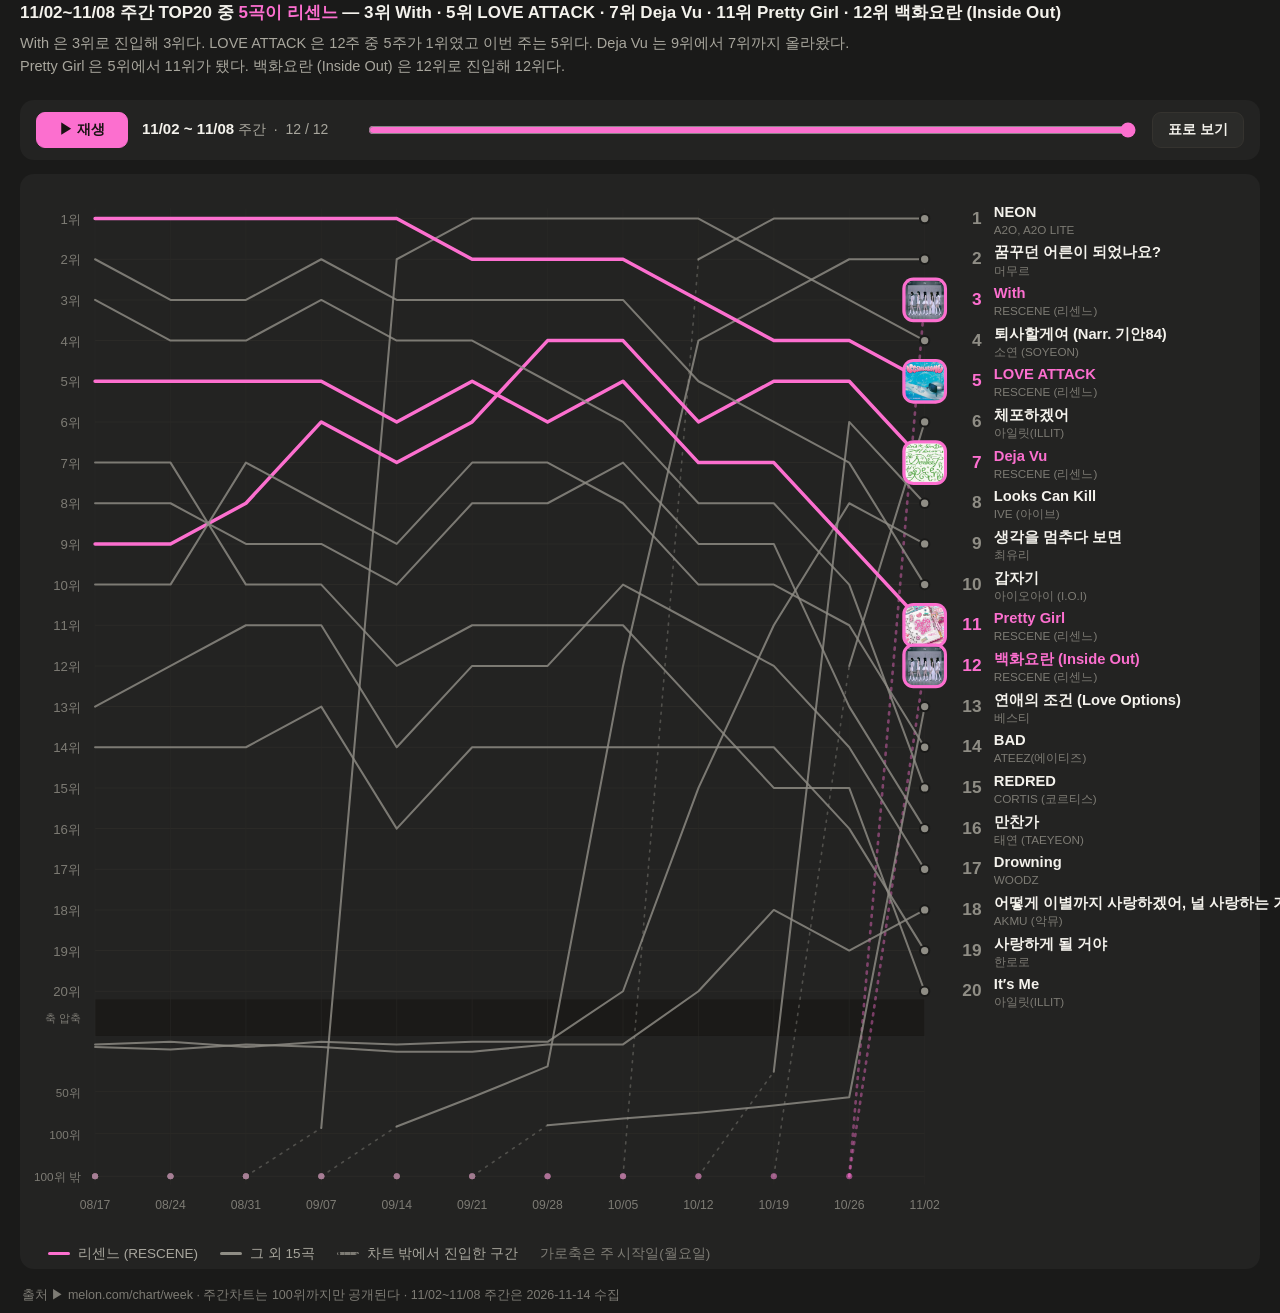
<file: melon-chart.html>
<!doctype html>
<html lang="ko">
<head>
<meta charset="utf-8">
<meta name="viewport" content="width=device-width, initial-scale=1">
<title>멜론 주간 TOP10, 지난 12주 순위 추이</title>
<style>
  :root{
    color-scheme: dark;
    --surface:#1a1a19; --panel:#232322; --panel2:#2b2b29;
    --ink:#f4f2ec; --ink2:#a8a69d; --ink3:#7d7b74;
    --grid:#2b2a27; --grid2:#35332f;
    --gray:#8f8d85;          /* 그 외 7곡 */
    --pink:#fc6fcf;          /* 리센느 */
    --pinkdim:#8a3d74;
    --r:14px;
  }
  *{box-sizing:border-box}
  html,body{margin:0;background:var(--surface);color:var(--ink);
    font-family:Pretendard,'Pretendard Variable',-apple-system,'Segoe UI','Malgun Gothic',sans-serif;
    font-variant-numeric:tabular-nums; word-break:keep-all;}
  .wrap{max-width:1240px;margin:0 auto;padding:0 0 8px}
  h1{display:none}
  h1{font-size:31px;line-height:1.25;font-weight:800;margin:0 0 10px;letter-spacing:-.02em}
  .sub{font-size:17px;line-height:1.5;color:var(--ink);margin:0 0 6px;font-weight:600}
  .sub b{color:var(--pink);font-weight:800}
  .lead{font-size:14.5px;line-height:1.6;color:var(--ink2);margin:0 0 22px;max-width:860px}
  .bar{display:flex;align-items:center;gap:14px;flex-wrap:wrap;
    background:var(--panel);border-radius:var(--r);padding:12px 16px;margin-bottom:14px}
  button{font:inherit;color:var(--ink);background:var(--panel2);border:1px solid var(--grid2);
    border-radius:9px;padding:8px 15px;cursor:pointer;font-weight:600;font-size:14px}
  button:hover{border-color:var(--ink3)}
  button.play{background:var(--pink);color:#191313;border-color:var(--pink);min-width:92px}
  button.play:hover{filter:brightness(1.08)}
  button[aria-pressed="true"]{border-color:var(--pink);color:var(--pink)}
  .wk{font-size:14px;color:var(--ink2);min-width:210px}
  .wk b{color:var(--ink);font-weight:700;font-size:15px}
  input[type=range]{flex:1;min-width:200px;accent-color:var(--pink);height:22px}
  .card{background:var(--panel);border-radius:var(--r);padding:8px 10px 4px}
  svg{display:block;width:100%;height:auto;overflow:visible}
  .legend{display:flex;gap:22px;flex-wrap:wrap;align-items:center;
    padding:14px 18px 2px;font-size:13.5px;color:var(--ink2)}
  .legend i{display:inline-block;width:22px;height:3px;border-radius:2px;vertical-align:3px;margin-right:8px}
  .legend .dash{background:none;border-top:3px dotted var(--ink3);height:0}
  figcaption{font-size:12.5px;color:var(--ink3);line-height:1.6;margin:16px 2px 0}
  table{border-collapse:collapse;width:100%;font-size:13px;margin-top:8px}
  th,td{padding:7px 9px;text-align:right;border-bottom:1px solid var(--grid);white-space:nowrap}
  th:first-child,td:first-child{text-align:left}
  thead th{color:var(--ink2);font-weight:600;font-size:12px;border-bottom-color:var(--grid2)}
  tbody tr.rs td{color:var(--pink)}
  td.out{color:var(--ink3)}
  .tablewrap{overflow-x:auto;background:var(--panel);border-radius:var(--r);padding:6px 16px 14px;margin-top:14px}
  [hidden]{display:none!important}
  .tip{position:fixed;pointer-events:none;z-index:9;background:#0e0e0d;border:1px solid var(--grid2);
    border-radius:11px;padding:10px 12px;font-size:12.5px;line-height:1.55;min-width:210px;
    box-shadow:0 10px 28px rgba(0,0,0,.55);opacity:0;transition:opacity .12s}
  .tip h4{margin:0 0 7px;font-size:12px;color:var(--ink2);font-weight:600}
  .tip div{display:flex;justify-content:space-between;gap:16px}
  .tip .n{color:var(--ink3);width:26px;text-align:right}
  .tip .s{flex:1;color:var(--ink2);overflow:hidden;text-overflow:ellipsis}
  .tip .rs .s{color:var(--pink);font-weight:700}
  @media (max-width:720px){ h1{font-size:24px} .wrap{padding:22px 14px 40px} .wk{min-width:100%} }
</style>
</head>
<body>
<div class="wrap">
  <h1 id="ttl"></h1>
  <p class="sub" id="sub"></p>
  <p class="lead" id="lead"></p>

  <div class="bar">
    <button class="play" id="play">▶ 재생</button>
    <span class="wk" id="wklabel"></span>
    <input type="range" id="scrub" min="0" max="1100" value="1100" step="1" aria-label="주차 이동">
    <button id="tbtn" aria-pressed="false">표로 보기</button>
  </div>

  <figure class="card" style="margin:0">
    <svg id="chart" viewBox="0 0 1200 650" role="img" aria-labelledby="ttl"></svg>
    <div class="legend" id="legend"></div>
  </figure>

  <div class="tablewrap" id="tablewrap" hidden></div>
  <figcaption id="foot"></figcaption>
</div>
<div class="tip" id="tip"></div>

<script>
const D = {"곡":[{"곡":"NEON","아티스트":"A2O, A2O LITE","앨범":"NEON","곡ID":"603382333","최종순위":1,"리센느":false,"순위":[null,null,null,null,null,null,null,null,2,1,1,1],"cover":null},{"곡":"꿈꾸던 어른이 되었나요?","아티스트":"머무르","앨범":"꿈꾸던 어른이 되었나요?","곡ID":"602290711","최종순위":2,"리센느":false,"순위":[null,null,null,null,89,55,33,12,4,3,2,2],"cover":null},{"곡":"With","아티스트":"RESCENE (리센느)","앨범":"PULSE","곡ID":"603712834","최종순위":3,"리센느":true,"순위":[null,null,null,null,null,null,null,null,null,null,null,3],"cover":"[data-uri]"},{"곡":"퇴사할게여 (Narr. 기안84)","아티스트":"소연 (SOYEON)","앨범":"끝내주는 인생","곡ID":"602862199","최종순위":4,"리센느":false,"순위":[null,null,null,91,2,1,1,1,1,2,3,4],"cover":null},{"곡":"LOVE ATTACK","아티스트":"RESCENE (리센느)","앨범":"SCENEDROME","곡ID":"37928381","최종순위":5,"리센느":true,"순위":[1,1,1,1,1,2,2,2,3,4,4,5],"cover":"[data-uri]"},{"곡":"체포하겠어","아티스트":"아일릿(ILLIT)","앨범":"BREAK EVEN","곡ID":"603709840","최종순위":6,"리센느":false,"순위":[null,null,null,null,null,null,null,null,null,null,12,6],"cover":null},{"곡":"Deja Vu","아티스트":"RESCENE (리센느)","앨범":"Dearest","곡ID":"39231685","최종순위":7,"리센느":true,"순위":[9,9,8,6,7,6,4,4,6,5,5,7],"cover":"[data-uri]"},{"곡":"Looks Can Kill","아티스트":"IVE (아이브)","앨범":"Looks Can Kill","곡ID":"603448999","최종순위":8,"리센느":false,"순위":[null,null,null,null,null,null,null,null,null,36,6,8],"cover":null},{"곡":"생각을 멈추다 보면","아티스트":"최유리","앨범":"생각을 멈추다 보면","곡ID":"36985781","최종순위":9,"리센느":false,"순위":[23,22,24,22,23,22,22,20,15,11,8,9],"cover":null},{"곡":"갑자기","아티스트":"아이오아이 (I.O.I)","앨범":"I.O.I 3rd MINI ALBUM [I.O.I : LOOP]","곡ID":"602024048","최종순위":10,"리센느":false,"순위":[2,3,3,2,3,3,3,3,5,6,7,10],"cover":null},{"곡":"Pretty Girl","아티스트":"RESCENE (리센느)","앨범":"Pretty Girl - Special Single","곡ID":"602450078","최종순위":11,"리센느":true,"순위":[5,5,5,5,6,5,6,5,7,7,9,11],"cover":"[data-uri]"},{"곡":"백화요란 (Inside Out)","아티스트":"RESCENE (리센느)","앨범":"PULSE","곡ID":"603712835","최종순위":12,"리센느":true,"순위":[null,null,null,null,null,null,null,null,null,null,null,12],"cover":"[data-uri]"},{"곡":"연애의 조건 (Love Options)","아티스트":"베스티","앨범":"연애의 조건","곡ID":"4277838","최종순위":13,"리센느":false,"순위":[null,null,null,null,null,null,87,78,71,63,55,13],"cover":null},{"곡":"BAD","아티스트":"ATEEZ(에이티즈)","앨범":"GOLDEN HOUR : Part.5","곡ID":"602322595","최종순위":14,"리센느":false,"순위":[10,10,7,8,9,7,7,8,10,10,11,14],"cover":null},{"곡":"REDRED","아티스트":"CORTIS (코르티스)","앨범":"GREENGREEN","곡ID":"601807965","최종순위":15,"리센느":false,"순위":[3,4,4,3,4,4,5,6,8,8,10,15],"cover":null},{"곡":"만찬가","아티스트":"태연 (TAEYEON)","앨범":"J-POP REMAKE Vol.1","곡ID":"602377105","최종순위":16,"리센느":false,"순위":[8,8,9,9,10,8,8,7,9,9,13,16],"cover":null},{"곡":"Drowning","아티스트":"WOODZ","앨범":"OO-LI","곡ID":"36397952","최종순위":17,"리센느":false,"순위":[13,12,11,11,14,12,12,10,11,12,14,17],"cover":null},{"곡":"어떻게 이별까지 사랑하겠어, 널 사랑하는 거지","아티스트":"AKMU (악뮤)","앨범":"항해","곡ID":"32061975","최종순위":18,"리센느":false,"순위":[24,25,23,24,26,26,23,23,20,18,19,18],"cover":null},{"곡":"사랑하게 될 거야","아티스트":"한로로","앨범":"이상비행","곡ID":"36730261","최종순위":19,"리센느":false,"순위":[14,14,14,13,16,14,14,14,14,14,16,19],"cover":null},{"곡":"It′s Me","아티스트":"아일릿(ILLIT)","앨범":"MAMIHLAPINATAPAI","곡ID":"601899271","최종순위":20,"리센느":false,"순위":[7,7,10,10,12,11,11,11,13,15,15,20],"cover":null}],"주":[{"기준":"2026-08-17~2026-08-23","시작":"2026-08-17","끝":"2026-08-23"},{"기준":"2026-08-24~2026-08-30","시작":"2026-08-24","끝":"2026-08-30"},{"기준":"2026-08-31~2026-09-06","시작":"2026-08-31","끝":"2026-09-06"},{"기준":"2026-09-07~2026-09-13","시작":"2026-09-07","끝":"2026-09-13"},{"기준":"2026-09-14~2026-09-20","시작":"2026-09-14","끝":"2026-09-20"},{"기준":"2026-09-21~2026-09-27","시작":"2026-09-21","끝":"2026-09-27"},{"기준":"2026-09-28~2026-10-04","시작":"2026-09-28","끝":"2026-10-04"},{"기준":"2026-10-05~2026-10-11","시작":"2026-10-05","끝":"2026-10-11"},{"기준":"2026-10-12~2026-10-18","시작":"2026-10-12","끝":"2026-10-18"},{"기준":"2026-10-19~2026-10-25","시작":"2026-10-19","끝":"2026-10-25"},{"기준":"2026-10-26~2026-11-01","시작":"2026-10-26","끝":"2026-11-01"},{"기준":"2026-11-02~2026-11-08","시작":"2026-11-02","끝":"2026-11-08"}],"문구":{"타이틀":"멜론 주간 TOP20, 지난 12주 순위 추이","부제":"11/02~11/08 주간 TOP20 중 5곡이 리센느 — 3위 With · 5위 LOVE ATTACK · 7위 Deja Vu · 11위 Pretty Girl · 12위 백화요란 (Inside Out)","리드":"With 은 3위로 진입해 3위다. LOVE ATTACK 은 12주 중 5주가 1위였고 이번 주는 5위다. Deja Vu 는 9위에서 7위까지 올라왔다. Pretty Girl 은 5위에서 11위가 됐다. 백화요란 (Inside Out) 은 12위로 진입해 12위다.","꼬리":"출처 ▶ melon.com/chart/week · 주간차트는 100위까지만 공개된다 · 11/02~11/08 주간은 2026-11-14 수집"},"범례":[{"종류":"선","색":"var(--pink)","글":"리센느 (RESCENE)"},{"종류":"선","색":"var(--gray)","글":"그 외 15곡"},{"종류":"점선","글":"차트 밖에서 진입한 구간"},{"종류":"글","글":"가로축은 주 시작일(월요일)"}],"상위":20};
/* 좁은 화면(폭 600px 이하, 261106~)은 리센느 곡만 그린다 — 20줄을 다 그리면 글자가 7px 로 준다.
   축은 리센느 곡이 12주 동안 오간 범위까지만 선형으로, 글자는 1.35배. 전체 곡은 「표로 보기」에 남는다. */
const 좁음 = matchMedia('(max-width:600px)').matches;
matchMedia('(max-width:600px)').addEventListener('change', ()=>location.reload());
const 곡 = 좁음 ? D.곡.filter(c=>c.리센느) : D.곡, 주 = D.주, N = 주.length;
const k = 좁음 ? 1.35 : 1;
document.getElementById('ttl').textContent  = D.문구.타이틀;
document.getElementById('lead').textContent = D.문구.리드;
document.getElementById('foot').textContent = D.문구.꼬리;
document.getElementById('sub').innerHTML =
  D.문구.부제.replace(/(\d+곡이 리센느)/,'<b>$1</b>');

/* ---------- 범례 — 막마다 선의 뜻이 달라 데이터가 정한다 ---------- */
(D.범례 || [{종류:'선',색:'var(--pink)',글:'리센느 (RESCENE)'},
            {종류:'선',색:'var(--gray)',글:'그 외 7곡'},
            {종류:'점선',글:'차트 밖에서 진입한 구간'},
            {종류:'글',글:'가로축은 주 시작일(월요일)'}]).forEach(item=>{
  const sp=document.createElement('span');
  if(item.종류==='선'){ const i=document.createElement('i'); i.style.background=item.색; sp.append(i); }
  else if(item.종류==='점선'){ const i=document.createElement('i'); i.className='dash'; sp.append(i); }
  else sp.style.color='var(--ink3)';
  sp.append(document.createTextNode(item.글));
  document.getElementById('legend').append(sp);
});
if(좁음){
  const lg=document.getElementById('legend');
  [...lg.children].forEach(sp=>{ if(/그 외/.test(sp.textContent)) sp.remove(); });
  const sp=document.createElement('span'); sp.style.color='var(--ink3)';
  sp.textContent='좁은 화면에서는 리센느 곡만 그린다 · 전체 '+D.곡.length+'곡은 「표로 보기」';
  lg.append(sp);
}

/* ---------- 좌표 ----------
   순위 축은 두 구간이다. 1~10 위는 선형으로 높이의 대부분을 쓰고(이 편의 이야기가
   전부 여기 있다), 11~100 위는 그 아래 압축 구간에 로그로 담는다. 두 구간 사이에
   눈에 보이는 「축 압축」 띠를 두어 눈금이 이어지지 않는다는 것을 밝힌다.        */
const W=좁음?520:1200, L=좁음?54:64, R=W-(좁음?232:320), T=36;
const lg=Math.log;
const 축 = D.축 || 'top10';
const 끊김 = D.끊김 || 'entry';          // 'entry' = 첫 진입만 점선 · '레인' = 빠진 구간을 레인으로 잇는다
let y, 눈금, BRK1=null, BRK2=null, OUT, 상위축=10;
if(축==='top10'){
  /* 1~10 위는 선형으로 높이의 대부분을 쓰고(이 편의 이야기가 전부 여기 있다),
     11~100 위는 그 아래 압축 구간에 로그로 담는다. 사이에 「축 압축」 띠를 둔다. */
  /* 상위 = 10 또는 20(261106~). 줄 간격은 오른쪽 커버(44px)가 이웃 줄과 겹치지 않을 만큼 */
  const 리센느최저 = Math.max(...곡.filter(c=>c.리센느).flatMap(c=>c.순위.filter(r=>r!=null)), 1);
  const 상위 = 좁음 ? Math.min(D.상위 || 10, Math.max(10, Math.ceil(리센느최저/5)*5)) : (D.상위 || 10);
  const 간격 = 좁음 ? 46 : (상위 > 10 ? 40 : 42); 상위축 = 상위;
  const A1=T, A2=T+(상위-1)*간격, B1=A2+44, B2=A2+44+96;
  BRK1=A2+8; BRK2=A2+44; OUT=B2+42;
  y = r => r<=상위 ? A1+(r-1)/(상위-1)*(A2-A1)
                 : B1+(lg(r)-lg(상위))/(lg(100)-lg(상위))*(B2-B1);
  눈금=[...Array(상위)].map((_,i)=>[i+1,1]).concat((상위 < 20 ? [[20,0]] : []).concat([[50,0],[100,0]]));
  document.getElementById('chart').setAttribute('viewBox', '0 0 '+W+' ' + (OUT + 54*k));
}else{
  /* 'log100' — 1~100 을 한 로그 축에 담는다. 순위가 100위 근처까지 오르내리는
     긴 구간을 볼 때 쓴다. 축이 끊기지 않으므로 압축 띠도 없다. */
  const P1=T, P2=T+468;
  OUT=P2+54;
  y = r => P1+(lg(r)-lg(1))/(lg(100)-lg(1))*(P2-P1);
  눈금=[[1,1],[2,1],[3,1],[5,1],[10,1],[20,1],[50,1],[100,1]];
}
const x = i => L + i/(N-1)*(R-L);

const svg=document.getElementById('chart');
const NS='http://www.w3.org/2000/svg';
const el=(t,a)=>{const n=document.createElementNS(NS,t);for(const k in a)n.setAttribute(k,a[k]);return n;};

/* 정적 레이어 : 격자·눈금·주 라벨 — 애니메이션 중 다시 그리지 않는다 */
const gStatic=el('g'),gLine=el('g'),gHead=el('g'),gLab=el('g'),gHit=el('g');
svg.append(gStatic,gLine,gHead,gLab,gHit);

/* 축 압축 띠 — 눈금이 끊기는 자리를 눈에 보이게 둔다 (top10 축에만 있다) */
if(BRK1!=null){
  gStatic.append(el('rect',{x:L,y:BRK1,width:R-L,height:BRK2-BRK1,fill:'#1b1a18'}));
  const t=el('text',{x:L-14,y:(BRK1+BRK2)/2+4,fill:'var(--ink3)','font-size':(10.5)*k,'text-anchor':'end'});
  t.textContent='축 압축'; if(!좁음) gStatic.append(t);
}

눈금.forEach(([r,강])=>{
  gStatic.append(el('line',{x1:L,x2:R,y1:y(r),y2:y(r),stroke:'var(--grid)','stroke-width':1,
                            opacity:강?1:.75}));
  const t=el('text',{x:L-14,y:y(r)+5,fill:'var(--ink3)','font-size':(강?13:11.5)*k,'text-anchor':'end'});
  t.textContent=r+'위'; if(!(좁음 && 상위축>10 && 강 && r!==1 && r%5)) gStatic.append(t);
});
gStatic.append(el('line',{x1:L,x2:R,y1:OUT,y2:OUT,stroke:'var(--grid)','stroke-width':1}));
{const t=el('text',{x:L-14,y:OUT+5,fill:'var(--ink3)','font-size':(11.5)*k,'text-anchor':'end'});
 t.textContent=좁음?'밖':'100위 밖'; gStatic.append(t);}

/* 가로축 — 칸이 많은 편(107주)은 다 적으면 뭉개지므로 데이터가 라벨을 골라 준다 */
const x라벨 = D.x라벨 || 주.map((w,i)=>({i:i, 글:w.시작.slice(5).replace('-','/')}));
const x라벨정리 = (좁음 && !D.x라벨) ? x라벨.filter(v=> (N-1-v.i)%3===0) : x라벨.filter((v,j,a)=> j===a.length-1 || (a[j+1].i - v.i) > (N-1)/22);
x라벨정리.forEach(({i,글})=>{
  gStatic.append(el('line',{x1:x(i),x2:x(i),y1:T-10,y2:OUT+8,stroke:'var(--grid)','stroke-width':1,opacity:.5}));
  const t=el('text',{x:x(i),y:OUT+32*k,fill:'var(--ink3)','font-size':(12)*k,'text-anchor':'middle'});
  t.textContent=글; gStatic.append(t);
});

/* ---------- 곡별 기하 ---------- */
곡.forEach(c=>{
  c.pts = c.순위.map((r,i)=> r==null ? null : [x(i), y(r)]);
  c.first = c.순위.findIndex(r=>r!=null);           // 차트 진입 주
  /* 레인 모드 : 빠진 주도 「100위 밖」 레인의 자리로 친다. 그래야 60주씩 빠진 곡의
     선이 그 사이를 가로질러 「그동안 차트에 있었다」로 읽히는 거짓이 안 생긴다.
     밖 구간은 점선으로 그려 「값이 아니라 밖이었다는 사실」임을 밝힌다. */
  c.레인 = OUT + (곡.indexOf(c) - (곡.length-1)/2) * (곡.length>1 ? 8 : 0);
  c.자리 = c.순위.map((r,i)=> r==null ? [x(i), c.레인] : [x(i), y(r)]);
  c.안 = c.순위.map(r=> r!=null);
  c.color = c.리센느 ? 'var(--pink)' : 'var(--gray)';
  c.w     = c.리센느 ? 3.4 : 2;
  c.path  = el('path',{fill:'none',stroke:c.color,'stroke-width':c.w,
                       'stroke-linecap':'round','stroke-linejoin':'round',
                       opacity:c.리센느?1:.82});
  c.entry = el('line',{stroke:c.color,'stroke-width':c.리센느?2.6:1.6,
                       'stroke-dasharray':'2 6','stroke-linecap':'round',opacity:.42});
  c.밖path = el('path',{fill:'none',stroke:c.color,'stroke-width':c.리센느?2.6:1.6,
                       'stroke-dasharray':'2 6','stroke-linecap':'round',opacity:.42});
  gLine.append(c.entry,c.밖path,c.path);

  if(c.리센느){                              /* 앨범 표지가 라인의 머리를 타고 간다 */
    c.head = el('g');
    c.head.append(el('rect',{x:-22,y:-22,width:44,height:44,rx:11,fill:'var(--pink)'}));
    const im=el('image',{x:-19,y:-19,width:38,height:38,href:c.cover,
                         preserveAspectRatio:'xMidYMid slice'});
    im.setAttribute('clip-path','inset(0 round 8px)');
    c.head.append(im);
  }else{
    c.head = el('circle',{r:4.6,fill:c.color,stroke:'var(--surface)','stroke-width':2});
  }
  c.dot = el('circle',{r:4.2,fill:c.color,stroke:'var(--surface)','stroke-width':2});
  gHead.append(c.head, c.dot);

  /* 차트 밖이었던 주 — 아래 레인에 옅은 점으로 남긴다 */
  c.outDots = el('g');
  for(let i=0;i<c.first;i++)
    c.outDots.append(el('circle',{cx:x(i),cy:OUT,r:3,fill:c.color,opacity:.32}));
  gLine.append(c.outDots);

  /* 오른쪽 끝 직접 라벨 (순위 · 곡 · 아티스트) */
  c.lab = el('g');
  const rk=el('text',{x:R+56*k,y:5*k,fill:c.color,'font-size':(17)*k,'font-weight':800,'text-anchor':'end'});
  const nm=el('text',{x:R+68*k,y:-2*k,fill:c.리센느?'var(--pink)':'var(--ink)','font-size':(14.5)*k,
                      'font-weight':c.리센느?800:600});
  const ar=el('text',{x:R+68*k,y:15*k,fill:'var(--ink3)','font-size':(11.5)*k});
  nm.textContent=c.곡; ar.textContent=c.아티스트;
  c.lab.append(rk,nm,ar); c.labRank=rk;
  gLab.append(c.lab);
});

/* ---------- 프레임 그리기 ---------- */
const 보간=(a,b,t)=>a+(b-a)*t;
function 위치(c,p){                       // p = 실수 주차 인덱스
  const i=Math.min(Math.floor(p),N-1), f=p-i;
  const a=c.pts[i], b=c.pts[i+1];
  if(a&&b) return [보간(a[0],b[0],f),보간(a[1],b[1],f)];
  if(a) return a;
  if(b&&f>0) return [x(p), OUT];          // 진입 직전: 밖 레인에서 대기
  return null;
}
const 그리기 = q => q[0].toFixed(1)+' '+q[1].toFixed(1);
function 레인그리기(c,p){
  /* 「안」이 이어지는 토막은 실선, 「밖」이 이어지는 토막은 점선. 경계 한 점씩을
     양쪽에 겹쳐 넣어 선이 끊겨 보이지 않게 한다. */
  const 끝=Math.min(p,N-1), i0=Math.floor(끝), f=끝-i0;
  const 자리=[]; for(let i=0;i<=i0;i++) 자리.push(c.자리[i]);
  if(f>0.001 && i0+1<N){ const a=c.자리[i0], b=c.자리[i0+1];
    자리.push([a[0]+(b[0]-a[0])*f, a[1]+(b[1]-a[1])*f]); }
  const 안=[]; for(let i=0;i<=i0;i++) 안.push(c.안[i]);
  if(자리.length>안.length) 안.push(c.안[Math.min(i0+1,N-1)]);
  const 실=[], 점=[]; let cur=null, mode=null;
  for(let i=0;i<자리.length;i++){
    const m=안[i];
    if(mode===null){ cur=[자리[i]]; mode=m; continue; }
    if(m===mode){ cur.push(자리[i]); continue; }
    cur.push(자리[i]);                                  // 경계 점을 양쪽에 겹친다
    (mode?실:점).push(cur);
    cur=[자리[i-1],자리[i]]; mode=m;
  }
  if(cur) (mode?실:점).push(cur);
  const d=a=>a.filter(v=>v.length>1).map(v=>'M'+v.map(그리기).join('L')).join(' ');
  c.path.setAttribute('d', d(실));
  c.밖path.setAttribute('d', d(점));
  c.entry.setAttribute('opacity',0);
  return 자리[자리.length-1];
}
function draw(p){
  const done=Math.floor(p+1e-9);
  곡.forEach(c=>{
    if(끊김==='레인'){
      const cur=레인그리기(c,p);
      const wi=Math.min(Math.round(p),N-1), 안 = c.안[wi];
      /* 차트 안일 때만 표지가 라인 머리를 탄다 — 밖에서는 다 같은 레인이라 포개진다 */
      c.head.style.display = 안 ? '' : 'none';
      c.dot.style.display  = 안 ? 'none' : '';
      c.lab.style.display=''; c.cy=cur[1];
      if(c.리센느) c.head.setAttribute('transform','translate('+cur[0].toFixed(1)+','+cur[1].toFixed(1)+')');
      else { c.head.setAttribute('cx',cur[0].toFixed(1)); c.head.setAttribute('cy',cur[1].toFixed(1)); }
      c.dot.setAttribute('cx',cur[0].toFixed(1)); c.dot.setAttribute('cy',cur[1].toFixed(1));
      [...c.outDots.children].forEach(d=>d.setAttribute('opacity',0));
      return;
    }
    c.dot.style.display='none';
    const seg=[];
    for(let i=c.first;i>=0&&i<=Math.min(done,N-1);i++) if(c.pts[i]) seg.push(c.pts[i]);
    const cur = p>=c.first ? 위치(c,p) : null;
    if(cur && (seg.length===0 || cur[0]>seg[seg.length-1][0]+.01)) seg.push(cur);
    c.path.setAttribute('d', seg.length>1 ? 'M'+seg.map(q=>q[0].toFixed(1)+' '+q[1].toFixed(1)).join('L') : '');
    c.밖path.setAttribute('d','');

    const 보임 = cur!=null;
    c.head.style.display = 보임?'':'none';
    c.lab.style.display  = 보임?'':'none';
    c.cy = 보임 ? cur[1] : null;
    /* 「그 주 차트 밖이었다」는 점은 지나온 주까지만 켠다 */
    [...c.outDots.children].forEach((d,i)=> d.setAttribute('opacity', i<=p?.32:0));
    if(!보임){ c.entry.setAttribute('opacity',0); return; }

    if(c.리센느) c.head.setAttribute('transform','translate('+cur[0].toFixed(1)+','+cur[1].toFixed(1)+')');
    else { c.head.setAttribute('cx',cur[0].toFixed(1)); c.head.setAttribute('cy',cur[1].toFixed(1)); }

    /* 차트 밖 → 첫 등장 점을 잇는 점선 */
    if(c.first>0 && p>=c.first){
      c.entry.setAttribute('x1',x(c.first-1)); c.entry.setAttribute('y1',OUT);
      c.entry.setAttribute('x2',c.pts[c.first][0]); c.entry.setAttribute('y2',c.pts[c.first][1]);
      c.entry.setAttribute('opacity',.42);
    } else c.entry.setAttribute('opacity',0);
  });

  /* 라벨은 현재 순위 순으로 쌓되 서로 38px 이상 떨어뜨린다 */
  const 보이는=곡.filter(c=>c.cy!=null).sort((a,b)=>a.cy-b.cy);
  const wi0=Math.min(Math.round(p),N-1);
  let prev=-1e9;
  보이는.forEach(c=>{
    const ly=Math.max(c.cy, prev+38*k); prev=ly;
    c.lab.setAttribute('transform','translate(0,'+ly.toFixed(1)+')');
    const r=c.순위[wi0]; c.labRank.textContent = r!=null ? r : (끊김==='레인' ? '밖' : '');
  });

  const wi=Math.min(Math.round(p),N-1), w=주[wi];
  document.getElementById('wklabel').innerHTML =
    '<b>'+(w.라벨 || w.시작.slice(5).replace('-','/')+' ~ '+w.끝.slice(5).replace('-','/'))+'</b> '
    + (D.단위||'주간') + ' &nbsp;·&nbsp; '+(wi+1)+' / '+N;
}

/* ---------- 재생 ---------- */
const scrub=document.getElementById('scrub'), playBtn=document.getElementById('play');
scrub.max=(N-1)*100;
let p=N-1, playing=false, last=0;
const 속도=1.15;                                   // 초당 주차
function set(v){ p=Math.max(0,Math.min(N-1,v)); scrub.value=Math.round(p*100); draw(p); }
function tick(ts){
  if(!playing) return;
  if(last){ p+=(ts-last)/1000*속도; }
  last=ts;
  if(p>=N-1){ set(N-1); stop(); return; }
  set(p); requestAnimationFrame(tick);
}
function play(){ if(p>=N-1) p=0; playing=true; last=0; playBtn.textContent='❚❚ 정지';
  requestAnimationFrame(tick); }
function stop(){ playing=false; playBtn.textContent='▶ 재생'; }
playBtn.onclick=()=> playing?stop():play();
scrub.oninput=()=>{ stop(); set(+scrub.value/100); };

/* ---------- 크로스헤어 · 툴팁 ---------- */
const tip=document.getElementById('tip');
const hit=el('rect',{x:L,y:T-14,width:R-L,height:OUT-T+28,fill:'transparent'});
const cross=el('line',{y1:T-14,y2:OUT+8,stroke:'var(--ink3)','stroke-width':1,opacity:0});
gHit.append(cross,hit);
hit.addEventListener('pointermove',e=>{
  const bb=svg.getBoundingClientRect(), sx=(e.clientX-bb.left)/bb.width*W;
  const i=Math.max(0,Math.min(N-1,Math.round((sx-L)/((R-L)/(N-1)))));
  cross.setAttribute('x1',x(i)); cross.setAttribute('x2',x(i)); cross.setAttribute('opacity',.6);
  const w=주[i];
  const 행=곡.map(c=>({c,r:c.순위[i]})).sort((a,b)=>(a.r??999)-(b.r??999));
  tip.innerHTML='<h4>'+w.시작+' ~ '+w.끝+'</h4>'+행.map(o=>
    '<div class="'+(o.c.리센느?'rs':'')+'"><span class="n">'+(o.r??'–')+'</span>'+
    '<span class="s">'+o.c.곡+'</span></div>').join('');
  tip.style.opacity=1;
  const tw=tip.offsetWidth||230;
  tip.style.left=Math.min(window.innerWidth-tw-12,e.clientX+18)+'px';
  tip.style.top =Math.min(window.innerHeight-tip.offsetHeight-12,e.clientY-30)+'px';
});
hit.addEventListener('pointerleave',()=>{tip.style.opacity=0;cross.setAttribute('opacity',0);});

/* ---------- 표 ---------- */
const tw=document.getElementById('tablewrap'), tbtn=document.getElementById('tbtn');
tw.innerHTML='<table><thead><tr><th>곡 · 아티스트</th>'+
  주.map(w=>'<th>'+w.시작.slice(5).replace('-','/')+'</th>').join('')+'</tr></thead><tbody>'+
  D.곡.map(c=>'<tr class="'+(c.리센느?'rs':'')+'"><td>'+c.곡+' <span style="color:var(--ink3)">· '+c.아티스트+'</span></td>'+
    c.순위.map(r=>r==null?'<td class="out">밖</td>':'<td>'+r+'</td>').join('')+'</tr>').join('')+
  '</tbody></table><p style="font-size:12px;color:var(--ink3);margin:10px 2px 0">「밖」 = 그 주 100위 밖. 멜론 주간차트는 100위까지만 공개된다.</p>';
tbtn.onclick=()=>{const on=tw.hidden; tw.hidden=!on; tbtn.setAttribute('aria-pressed',String(on));
  tbtn.textContent = on?'표 접기':'표로 보기';};

draw(N-1);
</script>
<script>
/* 부모(rescene-now)에게 제 높이를 알려 준다 — 창 폭에 따라 내용 높이가 달라진다 */
function _h(){ try{ parent.postMessage(
  {멜론차트높이: Math.ceil(document.body.getBoundingClientRect().height)}, "*"); }catch(e){} }
new ResizeObserver(_h).observe(document.body); addEventListener("load", _h); _h();
</script>
</body>
</html>
</file>
